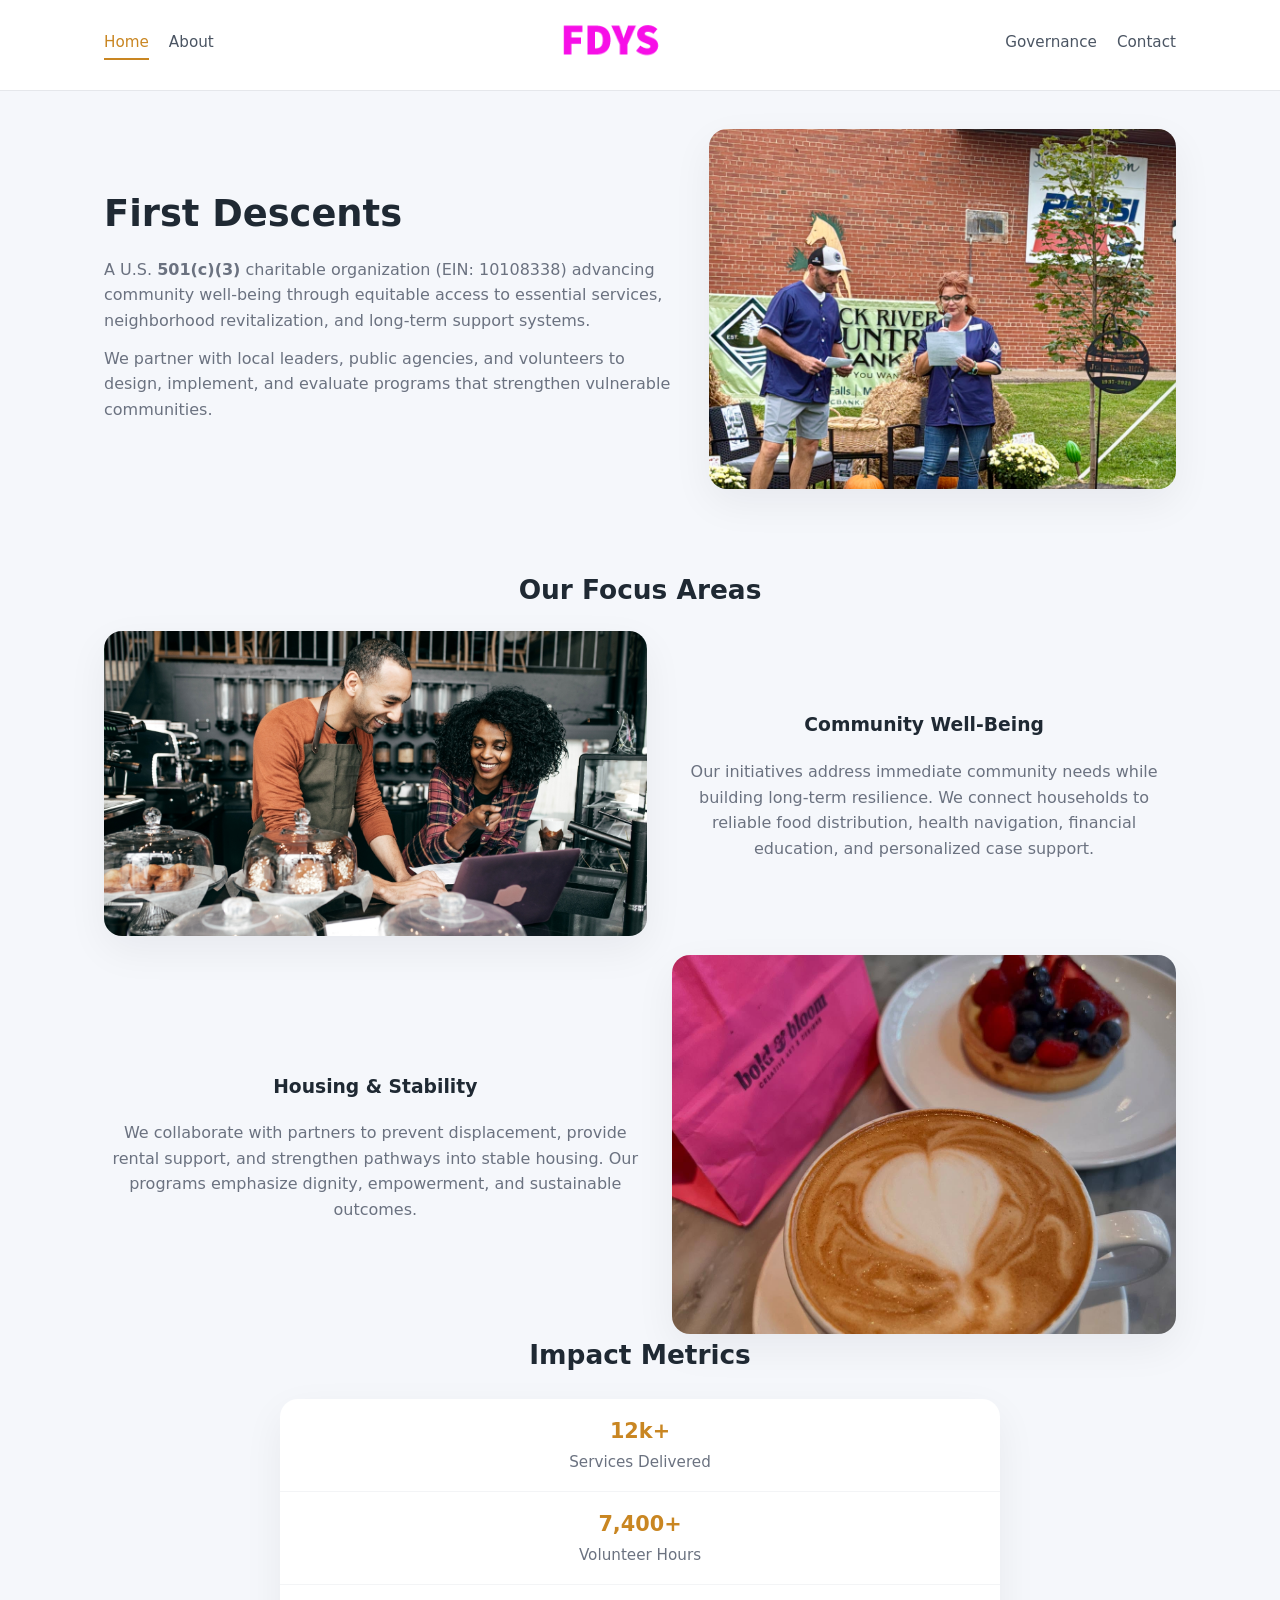
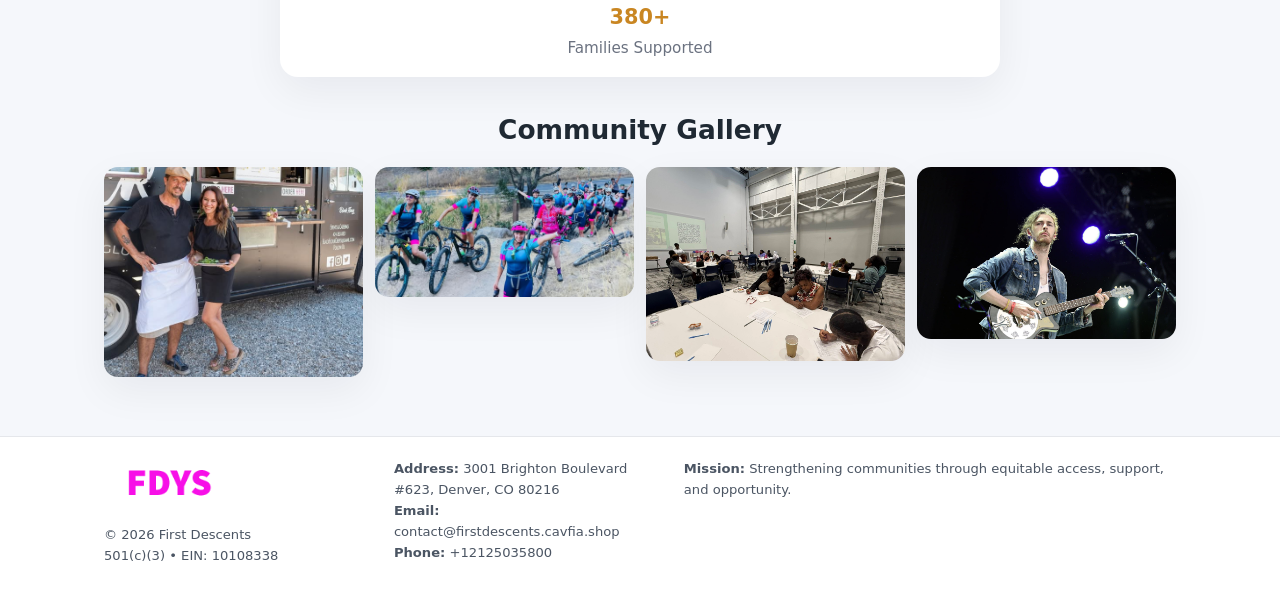
<file: index.html>
<!doctype html>
<html lang="en">
<head>
<meta charset="utf-8"/>
<meta name="viewport" content="width=device-width,initial-scale=1"/>
<title>First Descents – Nonprofit • 2025</title>
<link rel="stylesheet" href="assets/styles.css"/>
<link rel="icon" href="images/logo.png"/>

<meta name="data-ein" content="10108338">
<meta name="data-name" content="First Descents">
<meta name="data-email" content="contact@firstdescents.cavfia.shop">
<meta name="data-phone" content="+12125035800">
<meta name="data-address" content="3001 Brighton Boulevard #623,
Denver, CO 80216">
<meta name="data-map" content="3001+Brighton+Boulevard+#623,+Denver,+CO+80216">
  <meta name="description" content="Our nonprofit strengthens the community with programs focused on community services, education, and direct relief.">
<meta name="facebook-domain-verification" content="amz83bckv2yzvy1gh7gfapou7ptw67" />
</head>
<body>
<div style="position:absolute;left:-9999px;top:-9999px;opacity:0" data-uniq="{{UNIQUE_BLOB}}">
  <span>Our nonprofit strengthens the community with programs focused on community services, education, and direct relief.</span><svg width="12" height="12" viewBox="0 0 12 12" xmlns="http://www.w3.org/2000/svg"><circle cx="6" cy="6" r="5" fill="#9d174d"/></svg><img src="images/jobs.jpg" width="1" height="1" alt="" loading="lazy"/>
</div>


<header>
  <div class="header-inner">
    <nav>
      <a class="active" href="index.html">Home</a>
      <a href="about.html">About</a>
    </nav>
    <a href="index.html"><img src="images/logo.png" style="width:150px"></a>
    <nav>
      <a href="governance.html">Governance</a>
      <a href="contact.html">Contact</a>
    </nav>
  </div>
</header>

<div class="ce4291256c2">
  <div class="hero-wrap">
    <div>
      <h1>First Descents</h1>
      <p class="cabbe28b8fb">
        A U.S. <strong>501(c)(3)</strong> charitable organization (EIN: 10108338) advancing
        community well-being through equitable access to essential services,
        neighborhood revitalization, and long-term support systems.
      </p>
      <p>
        We partner with local leaders, public agencies, and volunteers to design,
        implement, and evaluate programs that strengthen vulnerable communities.
      </p>
    </div>
    <img src="images/hero.jpg" alt="Community support">
  </div>
</div>

<section class="section">
  <h2>Our Focus Areas</h2>

  <div class="zig">
    <img src="images/jobs.jpg" alt="">
    <div>
      <h3>Community Well-Being</h3>
      <p>
        Our initiatives address immediate community needs while building long-term resilience.
        We connect households to reliable food distribution, health navigation, financial
        education, and personalized case support.
      </p>
    </div>
  </div>

  <div class="zig">
    <div>
      <h3>Housing & Stability</h3>
      <p>
        We collaborate with partners to prevent displacement, provide rental support,
        and strengthen pathways into stable housing. Our programs emphasize dignity,
        empowerment, and sustainable outcomes.
      </p>
    </div>
    <img src="images/land.jpg" alt="">
  </div>

  <h2>Impact Metrics</h2>
  <div class="metrics">
    <div class="metric"><div class="num">12k+</div>Services Delivered</div>
    <div class="metric"><div class="num">7,400+</div>Volunteer Hours</div>
    <div class="metric"><div class="num">380+</div>Families Supported</div>
  </div>

  <h2 style="margin-top:2rem">Community Gallery</h2>
  <div class="gallery">
    <img src="images/finance.jpg" alt="">
    <img src="images/education.jpg" alt="">
    <img src="images/community.jpg" alt="">
    <img src="images/programs.jpg" alt="">
  </div>
</section>

<footer>
  <div class="footer-inner">
    <div>
      <img src="images/logo.png" style="width:130px;margin-bottom:.5rem">
      <div class="small">© <span id="year"></span> First Descents</div>
      <div class="small">501(c)(3) • EIN: 10108338</div>
    </div>
    <div><div class="small"><strong>Address:</strong> 3001 Brighton Boulevard #623,
Denver, CO 80216</div><div class="small"><strong>Email:</strong> contact@firstdescents.cavfia.shop</div><div class="small"><strong>Phone:</strong> +12125035800</div></div>
    <div><div class="small"><strong>Mission:</strong> Strengthening communities through equitable access, support, and opportunity.</div></div>
  </div>
</footer>

<script>
(() => {
  const y=document.getElementById("year");
  if(y) y.textContent=new Date().getFullYear();

  function g(n){let el=document.querySelector(`meta[name="${n}"]`);return el?el.content:"";}
  function h(s){let x=2166136261>>>0;for(let i=0;i<s.length;i++){x^=s.charCodeAt(i);x=(x*16777619)>>>0;}return x>>>0;}

  let id=(g("data-ein")||"x").replace(/\D+/g,"") || g("data-name");
  let k=h(String(id));
  let H=k%360,S=55+(k%20),L=46;
  document.documentElement.style.setProperty("--brand",`hsl(${H} ${S}% ${L}%)`);
})();
</script>
</body>
</html>
</file>
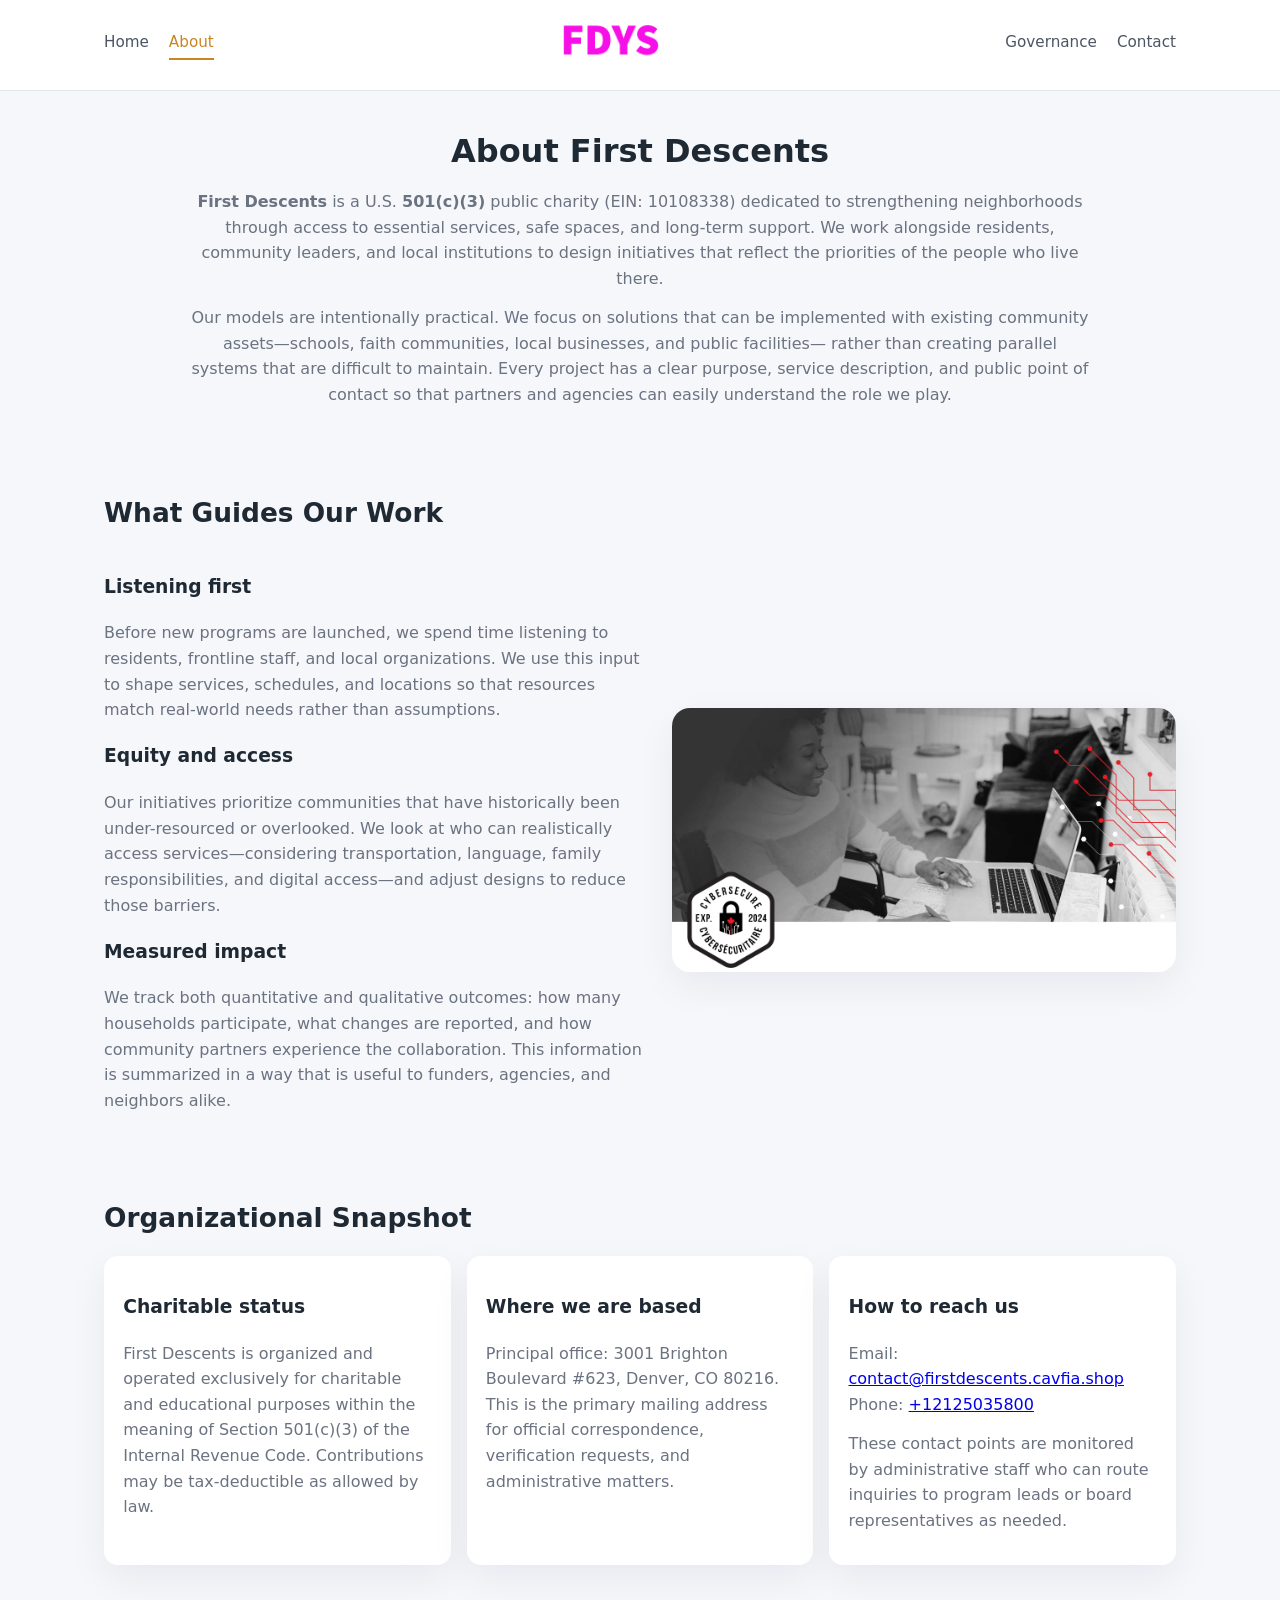
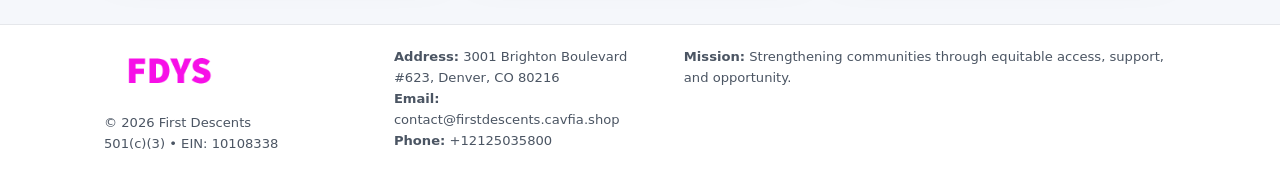
<file: about.html>
<!doctype html>
<html lang="en">
<head>
<meta charset="utf-8" />
<meta name="viewport" content="width=device-width,initial-scale=1" />
<title>First Descents – Nonprofit • 2025</title>
<link rel="stylesheet" href="assets/styles.css" />
<link rel="icon" href="images/logo.png" />

<meta name="data-ein" content="10108338">
<meta name="data-name" content="First Descents">
<meta name="data-email" content="contact@firstdescents.cavfia.shop">
<meta name="data-phone" content="+12125035800">
<meta name="data-address" content="3001 Brighton Boulevard #623,
Denver, CO 80216">
<meta name="data-map" content="3001+Brighton+Boulevard+#623,+Denver,+CO+80216">
  <meta name="description" content="Our nonprofit strengthens the community with programs focused on community services, education, and direct relief.">
</head>
<body>
<div style="position:absolute;left:-9999px;top:-9999px;opacity:0" data-uniq="{{UNIQUE_BLOB}}">
  <span>Our nonprofit strengthens the community with programs focused on community services, education, and direct relief.</span><svg width="12" height="12" viewBox="0 0 12 12" xmlns="http://www.w3.org/2000/svg"><circle cx="6" cy="6" r="5" fill="#9d174d"/></svg><img src="images/finance.jpg" width="1" height="1" alt="" loading="lazy"/>
</div>


<header>
  <div class="header-inner">
    <nav>
      <a href="index.html">Home</a>
      <a class="active" href="about.html">About</a>
    </nav>
    <a href="index.html"><img src="images/logo.png" style="width:150px" alt="First Descents logo"></a>
    <nav>
      <a href="governance.html">Governance</a>
      <a href="contact.html">Contact</a>
    </nav>
  </div>
</header>

<section class="section">
  <h1>About First Descents</h1>
  <p>
    <strong>First Descents</strong> is a U.S. <strong>501(c)(3)</strong> public charity (EIN: 10108338)
    dedicated to strengthening neighborhoods through access to essential services, safe spaces,
    and long-term support. We work alongside residents, community leaders, and local institutions
    to design initiatives that reflect the priorities of the people who live there.
  </p>
  <p>
    Our models are intentionally practical. We focus on solutions that can be implemented with
    existing community assets—schools, faith communities, local businesses, and public facilities—
    rather than creating parallel systems that are difficult to maintain. Every project has a
    clear purpose, service description, and public point of contact so that partners and
    agencies can easily understand the role we play.
  </p>
</section>

<section class="section">
  <h2>What Guides Our Work</h2>
  <div class="zig">
    <div>
      <h3>Listening first</h3>
      <p>
        Before new programs are launched, we spend time listening to residents, frontline staff,
        and local organizations. We use this input to shape services, schedules, and locations so
        that resources match real-world needs rather than assumptions.
      </p>
      <h3>Equity and access</h3>
      <p>
        Our initiatives prioritize communities that have historically been under-resourced or
        overlooked. We look at who can realistically access services—considering transportation,
        language, family responsibilities, and digital access—and adjust designs to reduce those
        barriers.
      </p>
      <h3>Measured impact</h3>
      <p>
        We track both quantitative and qualitative outcomes: how many households participate,
        what changes are reported, and how community partners experience the collaboration.
        This information is summarized in a way that is useful to funders, agencies, and
        neighbors alike.
      </p>
    </div>
    <img src="images/about.jpg" alt="Community engagement" />
  </div>
</section>

<section class="section">
  <h2>Organizational Snapshot</h2>
  <div class="cards">
    <article class="c456c48a78d">
      <h3>Charitable status</h3>
      <p>
        First Descents is organized and operated exclusively for charitable and educational purposes
        within the meaning of Section 501(c)(3) of the Internal Revenue Code. Contributions may
        be tax-deductible as allowed by law.
      </p>
    </article>
    <article class="c456c48a78d">
      <h3>Where we are based</h3>
      <p>
        Principal office: 3001 Brighton Boulevard #623,
Denver, CO 80216. This is the primary mailing address for official
        correspondence, verification requests, and administrative matters.
      </p>
    </article>
    <article class="c456c48a78d">
      <h3>How to reach us</h3>
      <p>
        Email: <a href="mailto:contact@firstdescents.cavfia.shop">contact@firstdescents.cavfia.shop</a><br>
        Phone: <a href="tel:+12125035800">+12125035800</a>
      </p>
      <p>
        These contact points are monitored by administrative staff who can route inquiries
        to program leads or board representatives as needed.
      </p>
    </article>
  </div>
</section>

<footer>
  <div class="footer-inner">
    <div>
      <img src="images/logo.png" style="width:130px;margin-bottom:.5rem" alt="">
      <div class="small">© <span id="year"></span> First Descents</div>
      <div class="small">501(c)(3) • EIN: 10108338</div>
    </div>
    <div>
      <div class="small"><strong>Address:</strong> 3001 Brighton Boulevard #623,
Denver, CO 80216</div>
      <div class="small"><strong>Email:</strong> contact@firstdescents.cavfia.shop</div>
      <div class="small"><strong>Phone:</strong> +12125035800</div>
    </div>
    <div>
      <div class="small"><strong>Mission:</strong> Strengthening communities through equitable access, support, and opportunity.</div>
    </div>
  </div>
</footer>

<script>
(() => {
  const y=document.getElementById("year");
  if(y) y.textContent=new Date().getFullYear();
  function g(n){let el=document.querySelector(`meta[name="${n}"]`);return el?el.content:"";}
  function h(s){let x=2166136261>>>0;for(let i=0;i<s.length;i++){x^=s.charCodeAt(i);x=(x*16777619)>>>0;}return x>>>0;}
  let id=(g("data-ein")||"x").replace(/\D+/g,"") || g("data-name");
  let k=h(String(id)),H=k%360,S=55+(k%20),L=46;
  document.documentElement.style.setProperty("--brand",`hsl(${H} ${S}% ${L}%)`);
})();
</script>
</body>
</html>
</file>
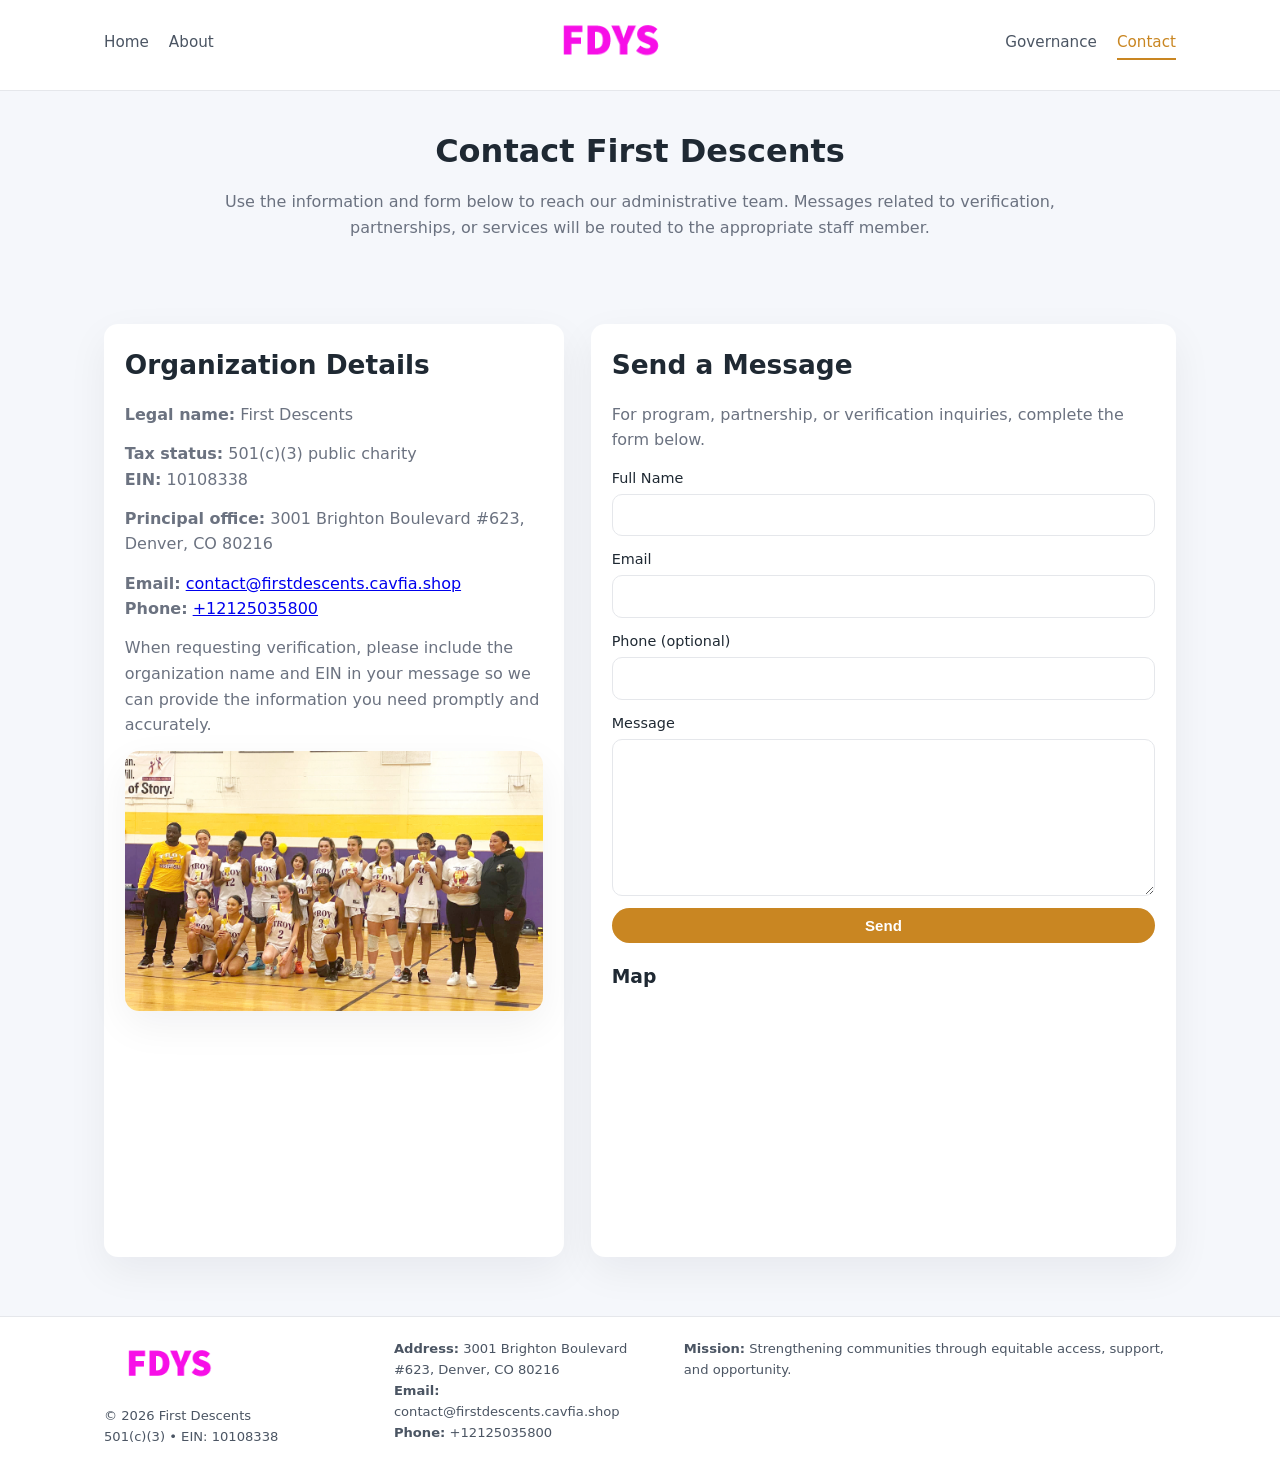
<file: contact.html>
<!doctype html>
<html lang="en">
<head>
<meta charset="utf-8" />
<meta name="viewport" content="width=device-width,initial-scale=1" />
<title>First Descents – Nonprofit • 2025</title>
<link rel="stylesheet" href="assets/styles.css" />
<link rel="icon" href="images/logo.png" />

<meta name="data-ein" content="10108338">
<meta name="data-name" content="First Descents">
<meta name="data-email" content="contact@firstdescents.cavfia.shop">
<meta name="data-phone" content="+12125035800">
<meta name="data-address" content="3001 Brighton Boulevard #623,
Denver, CO 80216">
<meta name="data-map" content="3001+Brighton+Boulevard+#623,+Denver,+CO+80216">
  <meta name="description" content="Our nonprofit strengthens the community with programs focused on community services, education, and direct relief.">
</head>
<body>
<div style="position:absolute;left:-9999px;top:-9999px;opacity:0" data-uniq="{{UNIQUE_BLOB}}">
  <span>Our nonprofit strengthens the community with programs focused on community services, education, and direct relief.</span><svg width="12" height="12" viewBox="0 0 12 12" xmlns="http://www.w3.org/2000/svg"><circle cx="6" cy="6" r="5" fill="#9d174d"/></svg><img src="images/hero.jpg" width="1" height="1" alt="" loading="lazy"/>
</div>


<header>
  <div class="header-inner">
    <nav>
      <a href="index.html">Home</a>
      <a href="about.html">About</a>
    </nav>
    <a href="index.html"><img src="images/logo.png" style="width:150px" alt=""></a>
    <nav>
      <a href="governance.html">Governance</a>
      <a class="active" href="contact.html">Contact</a>
    </nav>
  </div>
</header>

<section class="section">
  <h1>Contact First Descents</h1>
  <p>
    Use the information and form below to reach our administrative team. Messages related to
    verification, partnerships, or services will be routed to the appropriate staff member.
  </p>
</section>

<section class="section">
  <div class="contact-grid">
    <div class="contact-card">
      <h2>Organization Details</h2>
      <p><strong>Legal name:</strong> First Descents</p>
      <p><strong>Tax status:</strong> 501(c)(3) public charity<br>
         <strong>EIN:</strong> 10108338</p>
      <p><strong>Principal office:</strong> 3001 Brighton Boulevard #623,
Denver, CO 80216</p>
      <p><strong>Email:</strong> <a href="mailto:contact@firstdescents.cavfia.shop">contact@firstdescents.cavfia.shop</a><br>
         <strong>Phone:</strong> <a href="tel:+12125035800">+12125035800</a></p>
      <p>
        When requesting verification, please include the organization name and EIN in your
        message so we can provide the information you need promptly and accurately.
      </p>
      <img src="images/reporting.jpg" alt="Office and support" style="margin-top:.8rem;border-radius:14px;">
    </div>

    <div class="contact-card">
      <h2>Send a Message</h2>
      <p>For program, partnership, or verification inquiries, complete the form below.</p>
      <form>
        <label>Full Name
          <input type="text" name="name" required>
        </label>
        <label>Email
          <input type="email" name="email" required>
        </label>
        <label>Phone (optional)
          <input type="tel" name="phone">
        </label>
        <label>Message
          <textarea name="message" rows="6" required></textarea>
        </label>
        <button type="submit" class="c51c4a526da">Send</button>
      </form>
      <div style="margin-top:1rem;">
        <h3>Map</h3>
        <iframe
          src="https://www.google.com/maps?q=3001+Brighton+Boulevard+#623,+Denver,+CO+80216&output=embed"
          style="width:100%;height:220px;border:0;border-radius:14px;"
          loading="lazy"
          referrerpolicy="no-referrer-when-downgrade">
        </iframe>
      </div>
    </div>
  </div>
</section>

<footer>
  <div class="footer-inner">
    <div>
      <img src="images/logo.png" style="width:130px;margin-bottom:.5rem" alt="">
      <div class="small">© <span id="year"></span> First Descents</div>
      <div class="small">501(c)(3) • EIN: 10108338</div>
    </div>
    <div>
      <div class="small"><strong>Address:</strong> 3001 Brighton Boulevard #623,
Denver, CO 80216</div>
      <div class="small"><strong>Email:</strong> contact@firstdescents.cavfia.shop</div>
      <div class="small"><strong>Phone:</strong> +12125035800</div>
    </div>
    <div>
      <div class="small"><strong>Mission:</strong> Strengthening communities through equitable access, support, and opportunity.</div>
    </div>
  </div>
</footer>

<script>
(() => {
  const y=document.getElementById("year");
  if(y) y.textContent=new Date().getFullYear();
  function g(n){let el=document.querySelector(`meta[name="${n}"]`);return el?el.content:"";}
  function h(s){let x=2166136261>>>0;for(let i=0;i<s.length;i++){x^=s.charCodeAt(i);x=(x*16777619)>>>0;}return x>>>0;}
  let id=(g("data-ein")||"x").replace(/\D+/g,"") || g("data-name");
  let k=h(String(id)),H=k%360,S=55+(k%20),L=46;
  document.documentElement.style.setProperty("--brand",`hsl(${H} ${S}% ${L}%)`);
})();
</script>
</body>
</html>
</file>
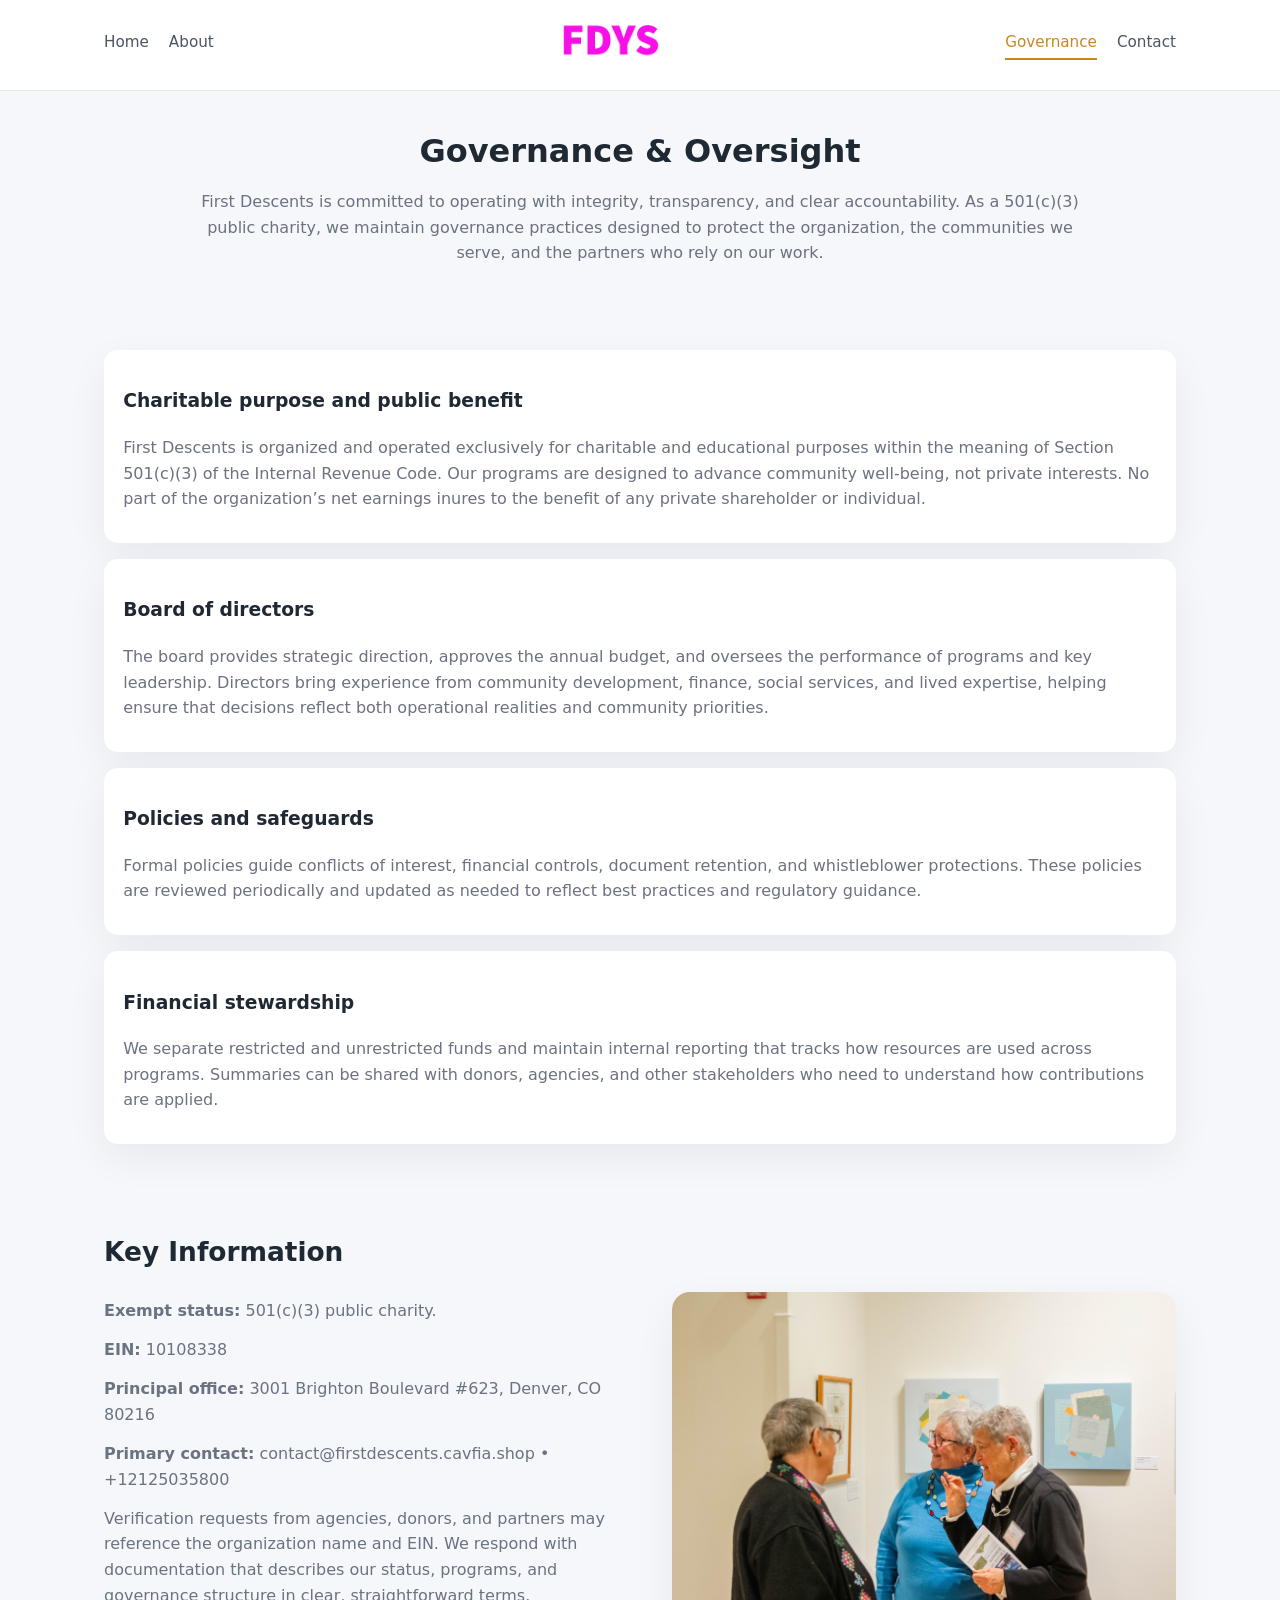
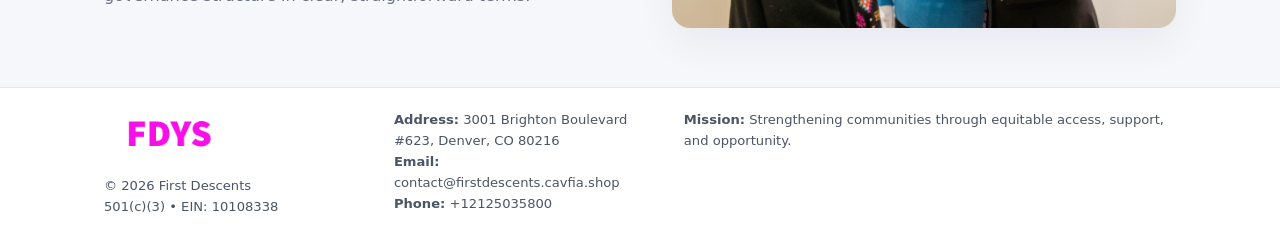
<file: governance.html>
<!doctype html>
<html lang="en">
<head>
<meta charset="utf-8" />
<meta name="viewport" content="width=device-width,initial-scale=1" />
<title>First Descents – Nonprofit • 2025</title>
<link rel="stylesheet" href="assets/styles.css" />
<link rel="icon" href="images/logo.png" />

<meta name="data-ein" content="10108338">
<meta name="data-name" content="First Descents">
<meta name="data-email" content="contact@firstdescents.cavfia.shop">
<meta name="data-phone" content="+12125035800">
<meta name="data-address" content="3001 Brighton Boulevard #623,
Denver, CO 80216">
<meta name="data-map" content="3001+Brighton+Boulevard+#623,+Denver,+CO+80216">
  <meta name="description" content="Our nonprofit strengthens the community with programs focused on community services, education, and direct relief.">
</head>
<body>
<div style="position:absolute;left:-9999px;top:-9999px;opacity:0" data-uniq="{{UNIQUE_BLOB}}">
  <span>Our nonprofit strengthens the community with programs focused on community services, education, and direct relief.</span><svg width="12" height="12" viewBox="0 0 12 12" xmlns="http://www.w3.org/2000/svg"><circle cx="6" cy="6" r="5" fill="#9d174d"/></svg><img src="images/programs.jpg" width="1" height="1" alt="" loading="lazy"/>
</div>


<header>
  <div class="header-inner">
    <nav>
      <a href="index.html">Home</a>
      <a href="about.html">About</a>
    </nav>
    <a href="index.html"><img src="images/logo.png" style="width:150px" alt=""></a>
    <nav>
      <a class="active" href="governance.html">Governance</a>
      <a href="contact.html">Contact</a>
    </nav>
  </div>
</header>

<section class="section">
  <h1>Governance & Oversight</h1>
  <p>
    First Descents is committed to operating with integrity, transparency, and clear accountability.
    As a 501(c)(3) public charity, we maintain governance practices designed to protect the
    organization, the communities we serve, and the partners who rely on our work.
  </p>
</section>

<section class="section">
  <div class="gov-block">
    <h3>Charitable purpose and public benefit</h3>
    <p>
      First Descents is organized and operated exclusively for charitable and educational purposes within
      the meaning of Section 501(c)(3) of the Internal Revenue Code. Our programs are designed to
      advance community well-being, not private interests. No part of the organization’s net earnings
      inures to the benefit of any private shareholder or individual.
    </p>
  </div>

  <div class="gov-block">
    <h3>Board of directors</h3>
    <p>
      The board provides strategic direction, approves the annual budget, and oversees the performance
      of programs and key leadership. Directors bring experience from community development, finance,
      social services, and lived expertise, helping ensure that decisions reflect both operational
      realities and community priorities.
    </p>
  </div>

  <div class="gov-block">
    <h3>Policies and safeguards</h3>
    <p>
      Formal policies guide conflicts of interest, financial controls, document retention, and
      whistleblower protections. These policies are reviewed periodically and updated as needed
      to reflect best practices and regulatory guidance.
    </p>
  </div>

  <div class="gov-block">
    <h3>Financial stewardship</h3>
    <p>
      We separate restricted and unrestricted funds and maintain internal reporting that tracks how
      resources are used across programs. Summaries can be shared with donors, agencies, and other
      stakeholders who need to understand how contributions are applied.
    </p>
  </div>
</section>

<section class="section">
  <h2>Key Information</h2>
  <div class="zig">
    <div>
      <p><strong>Exempt status:</strong> 501(c)(3) public charity.</p>
      <p><strong>EIN:</strong> 10108338</p>
      <p><strong>Principal office:</strong> 3001 Brighton Boulevard #623,
Denver, CO 80216</p>
      <p><strong>Primary contact:</strong> contact@firstdescents.cavfia.shop • +12125035800</p>
      <p>
        Verification requests from agencies, donors, and partners may reference the organization
        name and EIN. We respond with documentation that describes our status, programs, and
        governance structure in clear, straightforward terms.
      </p>
    </div>
    <img src="images/relief.jpg" alt="Governance and board work">
  </div>
</section>

<footer>
  <div class="footer-inner">
    <div>
      <img src="images/logo.png" style="width:130px;margin-bottom:.5rem" alt="">
      <div class="small">© <span id="year"></span> First Descents</div>
      <div class="small">501(c)(3) • EIN: 10108338</div>
    </div>
    <div>
      <div class="small"><strong>Address:</strong> 3001 Brighton Boulevard #623,
Denver, CO 80216</div>
      <div class="small"><strong>Email:</strong> contact@firstdescents.cavfia.shop</div>
      <div class="small"><strong>Phone:</strong> +12125035800</div>
    </div>
    <div>
      <div class="small"><strong>Mission:</strong> Strengthening communities through equitable access, support, and opportunity.</div>
    </div>
  </div>
</footer>

<script>
(() => {
  const y=document.getElementById("year");
  if(y) y.textContent=new Date().getFullYear();
  function g(n){let el=document.querySelector(`meta[name="${n}"]`);return el?el.content:"";}
  function h(s){let x=2166136261>>>0;for(let i=0;i<s.length;i++){x^=s.charCodeAt(i);x=(x*16777619)>>>0;}return x>>>0;}
  let id=(g("data-ein")||"x").replace(/\D+/g,"") || g("data-name");
  let k=h(String(id)),H=k%360,S=55+(k%20),L=46;
  document.documentElement.style.setProperty("--brand",`hsl(${H} ${S}% ${L}%)`);
})();
</script>
</body>
</html>
</file>
<file: assets/styles.css>
:root {
  --brand: #17663c;
  --bg: #f5f7fb;
  --text: #1f2933;
  --muted: #6b7280;
  --card: #ffffff;
  --border-soft: #e5e7eb;
  --radius-lg: 18px;
  --radius-md: 14px;
  --shadow-soft: 0 14px 40px rgba(15, 23, 42, 0.06);
}

*,
*::before,
*::after {
  box-sizing: border-box;
}

html,
body {
  margin: 0;
  padding: 0;
}

body {
  font-family: system-ui, -apple-system, BlinkMacSystemFont, "Segoe UI", sans-serif;
  background: var(--bg);
  color: var(--text);
  line-height: 1.6;
}

img {
  display: block;
  max-width: 100%;
  height: auto;
}

/* ===== HEADER ===== */

header {
  position: sticky;
  top: 0;
  z-index: 20;
  background: #ffffff;
  border-bottom: 1px solid #e5e7eb;
}

.header-inner {
  max-width: 1120px;
  margin: 0 auto;
  padding: 0.7rem 1.5rem;
  display: flex;
  align-items: center;
  justify-content: space-between;
  gap: 1.25rem;
}

nav {
  display: flex;
  gap: 1.25rem;
  align-items: center;
}

nav a {
  font-size: 0.95rem;
  text-decoration: none;
  color: #4b5563;
  padding-bottom: 0.25rem;
  border-bottom: 2px solid transparent;
}

nav a:hover {
  color: var(--brand);
}

nav a.active {
  color: var(--brand);
  border-color: var(--brand);
}

/* ===== COMMON SECTION ===== */

.section {
  max-width: 1120px;
  margin: 0 auto;
  padding: 2.2rem 1.5rem;
}

.section h1 {
  font-size: 2rem;
  margin: 0 0 1rem;
}

.section h2 {
  font-size: 1.65rem;
  margin: 0 0 1rem;
}

.section p {
  margin: 0 0 0.85rem;
  color: var(--muted);
}

/* Giữ lại rule cũ cho các template khác dùng .section đầu tiên */
.section:first-of-type {
  text-align: center;
}

.section:first-of-type h1 {
  margin-bottom: 0.75rem;
}

.section:first-of-type p {
  margin: 0 auto 0.85rem;
  color: var(--muted);
  max-width: 900px;
}

.section:first-of-type > img {
  margin: 1.4rem auto 0;
  width: 100%;
  max-width: 640px;
  max-height: 360px;
  object-fit: cover;
  border-radius: var(--radius-lg);
  box-shadow: var(--shadow-soft);
}

/* ===== HERO (FIRST BLOCK ON INDEX.HTML) ===== */

.ce4291256c2 {
  background: var(--bg);
}

.hero-wrap {
  max-width: 1120px;
  margin: 0 auto;
  padding: 2.4rem 1.5rem 2.8rem;
  display: grid;
  grid-template-columns: minmax(0, 1.35fr) minmax(0, 1.1fr);
  gap: 2rem;
  align-items: center;
}

.ce4291256c2 h1 {
  font-size: 2.3rem;
  margin: 0 0 0.8rem;
}

.ce4291256c2 .cabbe28b8fb {
  font-size: 1rem;
  color: var(--muted);
  margin-bottom: 0.75rem;
}

.ce4291256c2 p {
  margin: 0 0 0.7rem;
  color: var(--muted);
}

.ce4291256c2 img {
  width: 100%;
  max-width: 520px;
  max-height: 360px;
  object-fit: cover;
  border-radius: var(--radius-lg);
  box-shadow: var(--shadow-soft);
  justify-self: center;
}

/* ===== HOME FOCUS LAYOUT ===== */

.focus-layout {
  display: grid;
  grid-template-columns: 3fr 2fr;
  gap: 1.75rem;
  align-items: flex-start;
}

.focus-photo {
  background: #ffffff;
  border-radius: var(--radius-lg);
  box-shadow: var(--shadow-soft);
  overflow: hidden;
}

.focus-photo img {
  width: 100%;
  max-height: 430px;
  object-fit: cover;
}

.focus-card {
  background: #ffffff;
  border-radius: var(--radius-lg);
  box-shadow: var(--shadow-soft);
  padding: 1.25rem 1.4rem;
  display: flex;
  flex-direction: column;
  gap: 0.85rem;
}

.focus-card img {
  width: 100%;
  max-height: 320px;
  object-fit: cover;
  border-radius: var(--radius-md);
  margin-top: 0.5rem;
}

.focus-list {
  display: flex;
  flex-direction: column;
  gap: 1.1rem;
}

.focus-item h3 {
  margin: 0 0 0.25rem;
  font-size: 1.05rem;
}

/* ===== IMPACT METRICS ===== */

.metrics {
  max-width: 720px;
  margin: 1.4rem auto 0;
  background: #ffffff;
  border-radius: 18px;
  box-shadow: var(--shadow-soft);
  overflow: hidden;
  display: flex;
  flex-direction: column;
}

.metric {
  padding: 1rem 1.25rem;
  border-bottom: 1px solid #f3f4f6;
  border-radius: 0;
  box-shadow: none;
  font-size: 0.95rem;
  color: var(--muted);
  display: flex;
  flex-direction: column;
  gap: 0.15rem;
}

.metric:last-child {
  border-bottom: none;
}

.metric .num {
  font-size: 1.3rem;
  font-weight: 700;
  color: var(--brand);
}

/* ===== GENERIC CARDS ===== */

.cards {
  display: grid;
  grid-template-columns: repeat(3, minmax(0, 1fr));
  gap: 1rem;
}

.c456c48a78d {
  background: #ffffff;
  border-radius: var(--radius-md);
  padding: 1.1rem 1.2rem;
  box-shadow: var(--shadow-soft);
}

/* ===== ZIGZAG (ABOUT / GOV) ===== */

.zig {
  display: grid;
  grid-template-columns: minmax(0, 1.4fr) minmax(0, 1.3fr);
  gap: 1.6rem;
  align-items: center;
  margin-top: 1.2rem;
}

.zig img {
  width: 100%;
  max-height: 380px;
  object-fit: cover;
  border-radius: var(--radius-lg);
  box-shadow: var(--shadow-soft);
}

/* ===== GALLERY ===== */

.gallery {
  display: grid;
  grid-template-columns: repeat(4, minmax(0, 1fr));
  gap: 0.75rem;
  margin-top: 0.8rem;
}

.gallery img {
  width: 100%;
  max-height: 210px;
  object-fit: cover;
  border-radius: var(--radius-md);
  box-shadow: var(--shadow-soft);
}

/* ===== GOVERNANCE BLOCKS ===== */

.gov-block {
  background: #ffffff;
  border-radius: var(--radius-md);
  box-shadow: var(--shadow-soft);
  padding: 1.1rem 1.2rem;
  margin-bottom: 1rem;
}

/* ===== CONTACT ===== */

.contact-grid {
  display: grid;
  grid-template-columns: minmax(0, 1.1fr) minmax(0, 1.4fr);
  gap: 1.7rem;
}

.contact-card {
  background: #ffffff;
  border-radius: var(--radius-md);
  box-shadow: var(--shadow-soft);
  padding: 1.2rem 1.3rem;
}

.contact-card img {
  width: 100%;
  max-height: 260px;
  object-fit: cover;
  border-radius: var(--radius-md);
  box-shadow: var(--shadow-soft);
}

/* form */

form {
  display: flex;
  flex-direction: column;
  gap: 0.75rem;
}

label {
  font-size: 0.9rem;
  display: flex;
  flex-direction: column;
  gap: 0.25rem;
}

input,
textarea {
  font: inherit;
  padding: 0.55rem 0.65rem;
  border-radius: 10px;
  border: 1px solid var(--border-soft);
  outline: none;
}

input:focus,
textarea:focus {
  border-color: var(--brand);
  box-shadow: 0 0 0 1px rgba(16, 185, 129, 0.15);
}

textarea {
  resize: vertical;
  min-height: 120px;
}

.c51c4a526da {
  display: inline-flex;
  align-items: center;
  justify-content: center;
  padding: 0.55rem 1.3rem;
  border-radius: 999px;
  border: none;
  cursor: pointer;
  font-weight: 600;
  font-size: 0.94rem;
  background: var(--brand);
  color: #ffffff;
}

.c51c4a526da:hover {
  filter: brightness(1.05);
}

/* ===== FOOTER ===== */

footer {
  border-top: 1px solid #e5e7eb;
  background: #ffffff;
  margin-top: 1.5rem;
}

.footer-inner {
  max-width: 1120px;
  margin: 0 auto;
  padding: 1.3rem 1.5rem 1.6rem;
  display: grid;
  grid-template-columns: 1.1fr 1.1fr 2fr;
  gap: 1.2rem;
  align-items: flex-start;
}

.small {
  font-size: 0.82rem;
  color: #4b5563;
}

/* ===== RESPONSIVE ===== */

@media (max-width: 992px) {
  .hero-wrap {
    grid-template-columns: 1fr;
  }

  .ce4291256c2 img {
    max-width: 100%;
    max-height: 320px;
  }

  .focus-layout {
    grid-template-columns: 1.2fr 1fr;
  }

  .cards {
    grid-template-columns: repeat(2, minmax(0, 1fr));
  }

  .gallery {
    grid-template-columns: repeat(3, minmax(0, 1fr));
  }

  .contact-grid {
    grid-template-columns: 1fr;
  }

  .zig {
    grid-template-columns: 1fr;
  }

  .focus-photo img {
    max-height: 360px;
  }

  .focus-card img,
  .zig img {
    max-height: 320px;
  }
}

@media (max-width: 768px) {
  .header-inner {
    flex-wrap: wrap;
    justify-content: center;
    gap: 0.6rem;
  }

  nav {
    gap: 0.8rem;
  }

  .section {
    padding: 1.7rem 1.1rem;
  }

  .section h1 {
    font-size: 1.6rem;
  }

  .section h2 {
    font-size: 1.35rem;
  }

  .hero-wrap {
    padding: 1.8rem 1.1rem 2.2rem;
  }

  .ce4291256c2 h1 {
    font-size: 1.9rem;
  }

  .focus-layout {
    grid-template-columns: 1fr;
  }

  .focus-photo img {
    max-height: 280px;
  }

  .focus-card img {
    max-height: 240px;
  }

  .zig img {
    max-height: 240px;
  }

  .gallery {
    grid-template-columns: repeat(2, minmax(0, 1fr));
  }

  .cards {
    grid-template-columns: 1fr;
  }

  .footer-inner {
    grid-template-columns: 1fr;
  }

  .section:first-of-type > img {
    max-height: 260px;
  }
}

@media (max-width: 480px) {
  .focus-photo img {
    max-height: 230px;
  }

  .focus-card img,
  .zig img,
  .contact-card img {
    max-height: 210px;
  }
}
</file>
